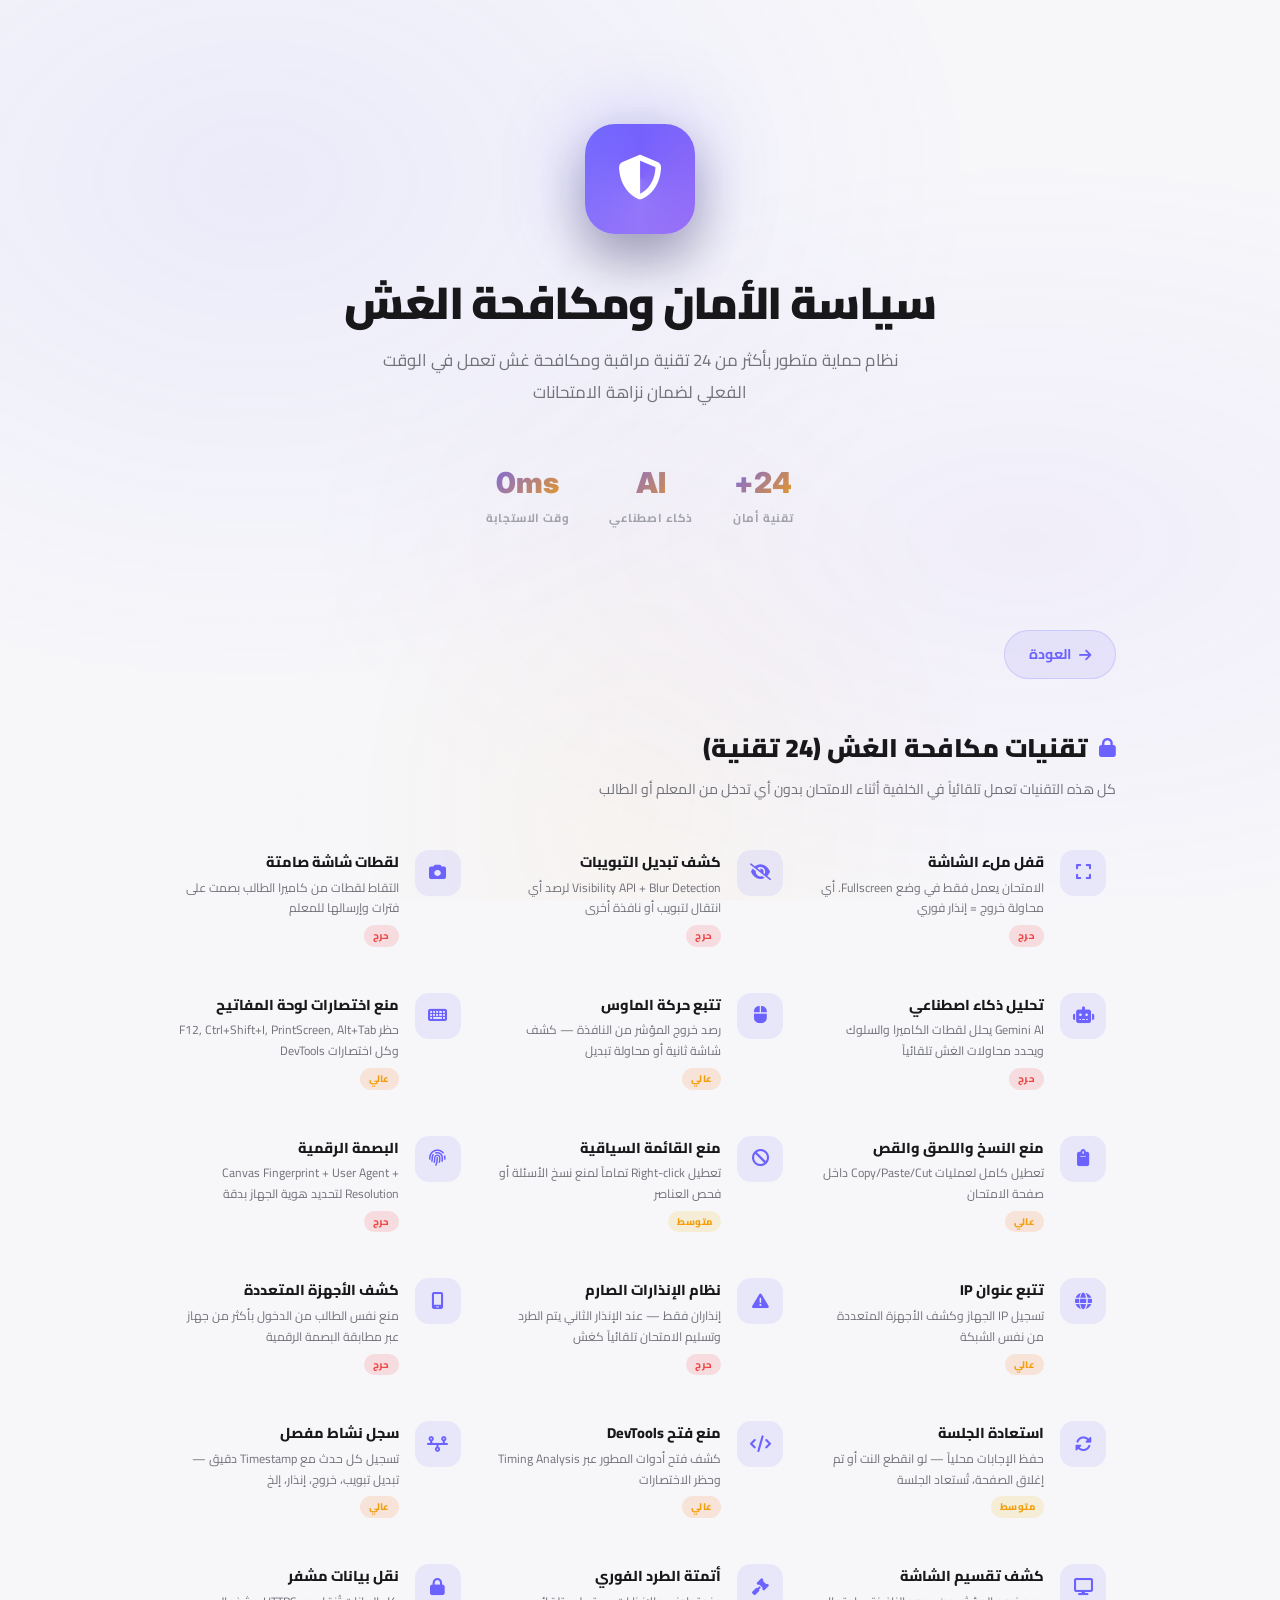
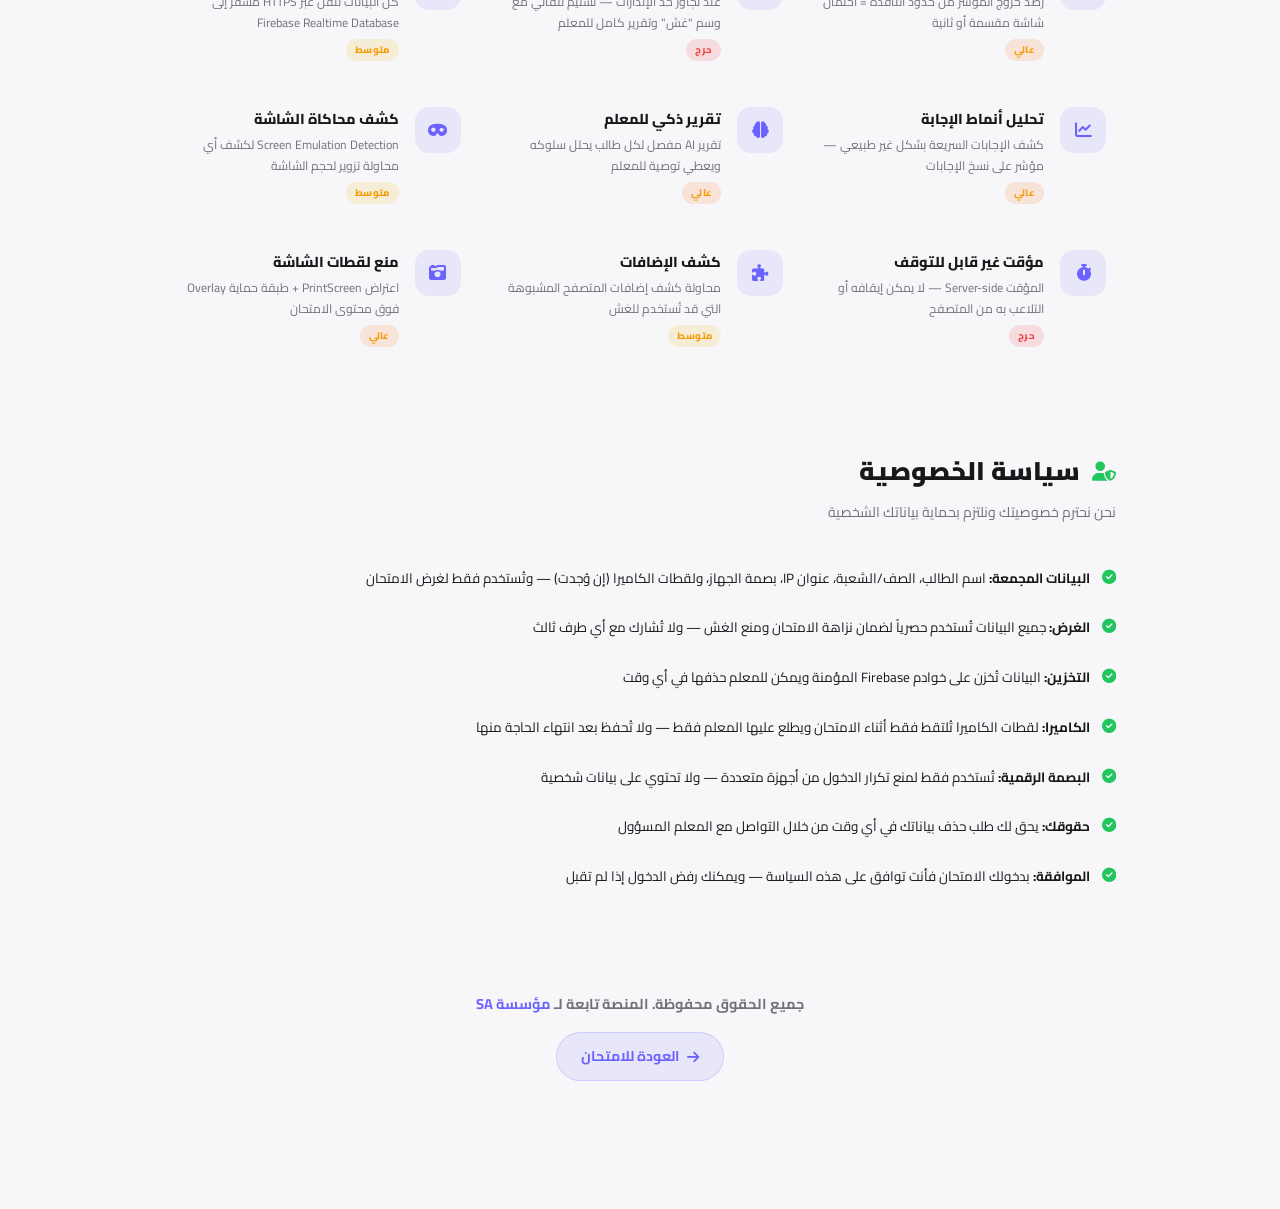
<file: policy.html>
<!DOCTYPE html>
<html lang="ar" dir="rtl">
<head>
    <meta charset="UTF-8">
    <meta name="viewport" content="width=device-width, initial-scale=1.0, viewport-fit=cover">
    <title>سياسة الأمان والخصوصية — نظام الامتحانات الآمن</title>
    <meta name="description" content="سياسة أمان متقدمة ومكافحة غش بأكثر من 24 تقنية في نظام الامتحانات الآمن">
    <link rel="icon" type="image/svg+xml" href="data:image/svg+xml,%3Csvg xmlns='http://www.w3.org/2000/svg' viewBox='0 0 64 64'%3E%3Cpath d='M32 10L6 22l26 12 26-12L32 10z' fill='%235d5fef'/%3E%3Cpath d='M14 26.5V44c0 4 8 10 18 10s18-6 18-10V26.5' fill='%238b5cf6'/%3E%3Cpath d='M32 22v14' stroke='%23f59e0b' stroke-width='3' stroke-linecap='round'/%3E%3Ccircle cx='32' cy='22' r='3' fill='%23f59e0b'/%3E%3Cpath d='M30 36h4l-1 8h-2l-1 8z' fill='%23f59e0b'/%3E%3C/svg%3E">
    <link rel="stylesheet" href="https://cdnjs.cloudflare.com/ajax/libs/font-awesome/6.5.1/css/all.min.css">
    <link href="https://fonts.googleapis.com/css2?family=Cairo:wght@300;400;500;600;700;800;900&family=Inter:wght@300;400;500;600;700&display=swap" rel="stylesheet">
    <style>
        * { margin: 0; padding: 0; box-sizing: border-box; }
        :root {
            --_SA_bg: #f7f7fa;
            --_SH_accent: #6c63ff;
            --_SA_accent2: #8b5cf6;
            --_SH_green: #22c55e;
            --_SA_red: #ef4444;
            --_SH_orange: #f59e0b;
            --_SA_gold: #f59e0b;
            --_SH_surface: transparent;
            --_SA_border: transparent;
            --_SH_text: #18181b;
            --_SA_text2: #71717a;
            --_SH_text3: #a1a1aa;
            --_SA_font: 'Cairo', sans-serif;
            --_SH_fontEn: 'Inter', sans-serif;
            --_SA_spring: cubic-bezier(0.34, 1.56, 0.64, 1);
            --_SH_ease: cubic-bezier(0.25, 1, 0.5, 1);
        }
        html { scroll-behavior: smooth; }
        body {
            font-family: var(--_SA_font);
            background: var(--_SA_bg);
            color: var(--_SH_text);
            direction: rtl;
            min-height: 100vh;
            line-height: 1.65;
            overflow-x: hidden;
        }
        ::-webkit-scrollbar { width: 4px; }
        ::-webkit-scrollbar-track { background: transparent; }
        ::-webkit-scrollbar-thumb { background: rgba(108,99,255,0.3); border-radius: 99px; }

        .sa-particles {
            position: fixed; inset: 0; z-index: 0; pointer-events: none;
            background:
                radial-gradient(ellipse at 20% 20%, rgba(108,99,255,0.08) 0%, transparent 50%),
                radial-gradient(ellipse at 80% 60%, rgba(139,92,246,0.06) 0%, transparent 50%),
                radial-gradient(ellipse at 50% 90%, rgba(245,158,11,0.04) 0%, transparent 40%);
        }

        .sa-particle {
            position: absolute; border-radius: 50%; pointer-events: none;
            background: var(--_SH_accent); opacity: 0;
            animation: saFloat linear infinite;
        }
        @keyframes saFloat {
            0% { opacity: 0; transform: translateY(100vh) scale(0); }
            10% { opacity: 0.6; }
            90% { opacity: 0.4; }
            100% { opacity: 0; transform: translateY(-10vh) scale(1); }
        }

        .sa-hero {
            position: relative; z-index: 1;
            min-height: 70vh; display: flex; align-items: center; justify-content: center;
            text-align: center; padding: 5rem 1.5rem 3rem;
        }
        .sa-hero-inner { position: relative; z-index: 2; max-width: 680px; }

        .sa-shield {
            width: 110px; height: 110px; border-radius: 30px; margin: 0 auto 2.5rem;
            background: linear-gradient(135deg, var(--_SH_accent), var(--_SA_accent2));
            display: flex; align-items: center; justify-content: center;
            font-size: 2.8rem; color: #fff;
            box-shadow: 0 0 80px rgba(108,99,255,0.35), 0 25px 50px rgba(0,0,0,0.3);
            animation: saShieldFloat 5s ease-in-out infinite;
            position: relative; overflow: hidden;
        }
        .sa-shield::before {
            content: ''; position: absolute; inset: -50%;
            background: conic-gradient(transparent, rgba(255,255,255,0.15), transparent);
            animation: saShieldSpin 4s linear infinite;
        }
        @keyframes saShieldFloat {
            0%,100% { transform: translateY(0) rotate(0deg); }
            25% { transform: translateY(-10px) rotate(1deg); }
            50% { transform: translateY(-16px) rotate(-1deg); }
            75% { transform: translateY(-6px) rotate(0.5deg); }
        }
        @keyframes saShieldSpin { to { transform: rotate(360deg); } }

        .sa-hero h1 {
            font-size: 2.8rem; font-weight: 900; margin-bottom: 0.8rem;
            color: var(--_SH_text);
            letter-spacing: -0.03em; line-height: 1.3;
        }
        .sa-hero p { font-size: 1.05rem; color: var(--_SA_text2); line-height: 1.9; max-width: 560px; margin: 0 auto; }

        .sa-stats {
            display: flex; gap: 1.25rem; justify-content: center; margin-top: 2.5rem; flex-wrap: wrap;
        }
        .sa-stat {
            background: transparent; border: none;
            border-radius: 0; padding: 10px; text-align: center;
            transition: all 0.4s var(--_SH_ease);
            animation: saReveal 0.6s var(--_SH_ease) both;
        }
        .sa-stat:nth-child(1) { animation-delay: 0.1s; }
        .sa-stat:nth-child(2) { animation-delay: 0.2s; }
        .sa-stat:nth-child(3) { animation-delay: 0.3s; }
        .sa-stat:hover { transform: translateY(-4px); }
        .sa-stat-val {
            font-size: 1.8rem; font-weight: 900; font-family: var(--_SH_fontEn);
            background: linear-gradient(135deg, var(--_SH_accent), var(--_SA_gold));
            -webkit-background-clip: text; background-clip: text; -webkit-text-fill-color: transparent;
        }
        .sa-stat-lab { font-size: 0.72rem; color: var(--_SH_text3); font-weight: 700; margin-top: 3px; letter-spacing: 0.05em; }

        @keyframes saReveal {
            from { opacity: 0; transform: translateY(30px); }
            to { opacity: 1; transform: translateY(0); }
        }

        .sa-content { position: relative; z-index: 1; max-width: 1000px; margin: 0 auto; padding: 0 1.5rem 5rem; }

        .sa-back {
            display: inline-flex; align-items: center; gap: 8px;
            color: var(--_SH_accent); font-weight: 700; font-size: 0.88rem;
            padding: 12px 24px; border-radius: 99px;
            background: rgba(108,99,255,0.1); border: 1px solid rgba(108,99,255,0.2);
            transition: all 0.3s var(--_SH_ease); text-decoration: none; margin-bottom: 3rem;
        }
        .sa-back:hover { background: var(--_SH_accent); color: #fff; transform: translateY(-2px); box-shadow: 0 8px 24px rgba(108,99,255,0.3); }

        .sa-section-title {
            font-size: 1.6rem; font-weight: 900; margin-bottom: 0.5rem;
            display: flex; align-items: center; gap: 12px; color: var(--_SH_text);
        }
        .sa-section-title i { color: var(--_SH_accent); font-size: 1.2rem; }
        .sa-section-desc { font-size: 0.88rem; color: var(--_SA_text2); margin-bottom: 2rem; line-height: 1.8; }

        .sa-tech-flow {
            display: grid; grid-template-columns: repeat(auto-fill, minmax(300px, 1fr));
            gap: 1rem; margin-bottom: 4rem;
        }

        .sa-tech {
            position: relative; padding: 15px 10px;
            background: transparent; border: none;
            border-radius: 0; display: flex; align-items: flex-start; gap: 16px;
            transition: all 0.4s var(--_SH_ease); overflow: hidden;
            animation: saReveal 0.5s var(--_SH_ease) both;
        }
        .sa-tech:hover {
            transform: translateX(-5px);
        }

        .sa-tech-icon {
            width: 46px; height: 46px; border-radius: 14px; flex-shrink: 0;
            background: rgba(108,99,255,0.1); color: var(--_SH_accent);
            display: flex; align-items: center; justify-content: center;
            font-size: 1.05rem;
            transition: all 0.3s;
        }
        .sa-tech:hover .sa-tech-icon { background: var(--_SH_accent); color: #fff; transform: scale(1.05) rotate(-3deg); }

        .sa-tech h3 { font-size: 0.9rem; font-weight: 800; margin-bottom: 4px; color: var(--_SH_text); }
        .sa-tech p { font-size: 0.76rem; color: var(--_SA_text2); line-height: 1.7; }

        .sa-severity {
            font-size: 0.6rem; font-weight: 800; padding: 3px 9px;
            border-radius: 99px; display: inline-block; margin-top: 6px;
            letter-spacing: 0.04em;
        }
        .sa-sev-critical { background: rgba(239,68,68,0.15); color: var(--_SA_red); }
        .sa-sev-high { background: rgba(249,115,22,0.15); color: var(--_SH_orange); }
        .sa-sev-medium { background: rgba(234,179,8,0.15); color: var(--_SA_gold); }

        .sa-privacy-section {
            position: relative; padding: 1.5rem 0; margin-bottom: 3rem;
            border-radius: 0; overflow: hidden;
            background: transparent;
            border: none;
            animation: saReveal 0.6s var(--_SH_ease) both;
        }
        .sa-privacy-section .sa-section-title i { color: var(--_SH_green); }

        .sa-privacy-list { display: flex; flex-direction: column; gap: 0.6rem; position: relative; z-index: 1; }

        .sa-privacy-item {
            display: flex; align-items: flex-start; gap: 12px;
            padding: 8px 0; background: transparent;
            border-radius: 0; font-size: 0.84rem; line-height: 1.8;
            border: none;
            transition: all 0.3s var(--_SH_ease);
            animation: saReveal 0.4s var(--_SH_ease) both;
        }
        .sa-privacy-item:hover {
            transform: translateX(-4px);
        }
        .sa-privacy-item i { color: var(--_SH_green); margin-top: 4px; flex-shrink: 0; font-size: 0.9rem; }

        .sa-footer-back {
            text-align: center; padding-top: 1.5rem;
        }

        @media (max-width: 640px) {
            .sa-hero h1 { font-size: 1.7rem; }
            .sa-hero { min-height: 50vh; padding: 3rem 1rem 2rem; }
            .sa-tech-flow { grid-template-columns: 1fr; }
            .sa-stats { gap: 0.6rem; }
            .sa-stat { padding: 12px 18px; }
            .sa-section-title { font-size: 1.2rem; }
            .sa-privacy-section { padding: 1.5rem; }
        }
    </style>
</head>
<body>

    <div class="sa-particles" id="sa-particles"></div>

    <section class="sa-hero">
        <div class="sa-hero-inner">
            <div class="sa-shield">
                <i class="fa-solid fa-shield-halved" style="position:relative;z-index:1;"></i>
            </div>
            <h1>سياسة الأمان ومكافحة الغش</h1>
            <p>نظام حماية متطور بأكثر من 24 تقنية مراقبة ومكافحة غش تعمل في الوقت الفعلي لضمان نزاهة الامتحانات</p>
            <div class="sa-stats">
                <div class="sa-stat">
                    <div class="sa-stat-val">24+</div>
                    <div class="sa-stat-lab">تقنية أمان</div>
                </div>
                <div class="sa-stat">
                    <div class="sa-stat-val">AI</div>
                    <div class="sa-stat-lab">ذكاء اصطناعي</div>
                </div>
                <div class="sa-stat">
                    <div class="sa-stat-val">0ms</div>
                    <div class="sa-stat-lab">وقت الاستجابة</div>
                </div>
            </div>
        </div>
    </section>

    <div class="sa-content">

        <a href="javascript:history.back()" class="sa-back">
            <i class="fa-solid fa-arrow-right"></i> العودة
        </a>

        <h2 class="sa-section-title"><i class="fa-solid fa-lock"></i> تقنيات مكافحة الغش (24 تقنية)</h2>
        <p class="sa-section-desc">كل هذه التقنيات تعمل تلقائياً في الخلفية أثناء الامتحان بدون أي تدخل من المعلم أو الطالب</p>

        <div class="sa-tech-flow">
            <div class="sa-tech" style="animation-delay:0.05s">
                <div class="sa-tech-icon"><i class="fa-solid fa-expand"></i></div>
                <div>
                    <h3>قفل ملء الشاشة</h3>
                    <p>الامتحان يعمل فقط في وضع Fullscreen. أي محاولة خروج = إنذار فوري</p>
                    <span class="sa-severity sa-sev-critical">حرج</span>
                </div>
            </div>
            <div class="sa-tech" style="animation-delay:0.1s">
                <div class="sa-tech-icon"><i class="fa-solid fa-eye-slash"></i></div>
                <div>
                    <h3>كشف تبديل التبويبات</h3>
                    <p>Visibility API + Blur Detection لرصد أي انتقال لتبويب أو نافذة أخرى</p>
                    <span class="sa-severity sa-sev-critical">حرج</span>
                </div>
            </div>
            <div class="sa-tech" style="animation-delay:0.15s">
                <div class="sa-tech-icon"><i class="fa-solid fa-camera"></i></div>
                <div>
                    <h3>لقطات شاشة صامتة</h3>
                    <p>التقاط لقطات من كاميرا الطالب بصمت على فترات وإرسالها للمعلم</p>
                    <span class="sa-severity sa-sev-critical">حرج</span>
                </div>
            </div>
            <div class="sa-tech" style="animation-delay:0.2s">
                <div class="sa-tech-icon"><i class="fa-solid fa-robot"></i></div>
                <div>
                    <h3>تحليل ذكاء اصطناعي</h3>
                    <p>Gemini AI يحلل لقطات الكاميرا والسلوك ويحدد محاولات الغش تلقائياً</p>
                    <span class="sa-severity sa-sev-critical">حرج</span>
                </div>
            </div>
            <div class="sa-tech" style="animation-delay:0.25s">
                <div class="sa-tech-icon"><i class="fa-solid fa-computer-mouse"></i></div>
                <div>
                    <h3>تتبع حركة الماوس</h3>
                    <p>رصد خروج المؤشر من النافذة — كشف شاشة ثانية أو محاولة تبديل</p>
                    <span class="sa-severity sa-sev-high">عالي</span>
                </div>
            </div>
            <div class="sa-tech" style="animation-delay:0.3s">
                <div class="sa-tech-icon"><i class="fa-solid fa-keyboard"></i></div>
                <div>
                    <h3>منع اختصارات لوحة المفاتيح</h3>
                    <p>حظر F12, Ctrl+Shift+I, PrintScreen, Alt+Tab وكل اختصارات DevTools</p>
                    <span class="sa-severity sa-sev-high">عالي</span>
                </div>
            </div>
            <div class="sa-tech" style="animation-delay:0.35s">
                <div class="sa-tech-icon"><i class="fa-solid fa-clipboard"></i></div>
                <div>
                    <h3>منع النسخ واللصق والقص</h3>
                    <p>تعطيل كامل لعمليات Copy/Paste/Cut داخل صفحة الامتحان</p>
                    <span class="sa-severity sa-sev-high">عالي</span>
                </div>
            </div>
            <div class="sa-tech" style="animation-delay:0.4s">
                <div class="sa-tech-icon"><i class="fa-solid fa-ban"></i></div>
                <div>
                    <h3>منع القائمة السياقية</h3>
                    <p>تعطيل Right-click تماماً لمنع نسخ الأسئلة أو فحص العناصر</p>
                    <span class="sa-severity sa-sev-medium">متوسط</span>
                </div>
            </div>
            <div class="sa-tech" style="animation-delay:0.45s">
                <div class="sa-tech-icon"><i class="fa-solid fa-fingerprint"></i></div>
                <div>
                    <h3>البصمة الرقمية</h3>
                    <p>Canvas Fingerprint + User Agent + Resolution لتحديد هوية الجهاز بدقة</p>
                    <span class="sa-severity sa-sev-critical">حرج</span>
                </div>
            </div>
            <div class="sa-tech" style="animation-delay:0.5s">
                <div class="sa-tech-icon"><i class="fa-solid fa-globe"></i></div>
                <div>
                    <h3>تتبع عنوان IP</h3>
                    <p>تسجيل IP الجهاز وكشف الأجهزة المتعددة من نفس الشبكة</p>
                    <span class="sa-severity sa-sev-high">عالي</span>
                </div>
            </div>
            <div class="sa-tech" style="animation-delay:0.55s">
                <div class="sa-tech-icon"><i class="fa-solid fa-triangle-exclamation"></i></div>
                <div>
                    <h3>نظام الإنذارات الصارم</h3>
                    <p>إنذاران فقط — عند الإنذار الثاني يتم الطرد وتسليم الامتحان تلقائياً كغش</p>
                    <span class="sa-severity sa-sev-critical">حرج</span>
                </div>
            </div>
            <div class="sa-tech" style="animation-delay:0.6s">
                <div class="sa-tech-icon"><i class="fa-solid fa-mobile-screen"></i></div>
                <div>
                    <h3>كشف الأجهزة المتعددة</h3>
                    <p>منع نفس الطالب من الدخول بأكثر من جهاز عبر مطابقة البصمة الرقمية</p>
                    <span class="sa-severity sa-sev-critical">حرج</span>
                </div>
            </div>
            <div class="sa-tech" style="animation-delay:0.65s">
                <div class="sa-tech-icon"><i class="fa-solid fa-rotate"></i></div>
                <div>
                    <h3>استعادة الجلسة</h3>
                    <p>حفظ الإجابات محلياً — لو انقطع النت أو تم إغلاق الصفحة، تُستعاد الجلسة</p>
                    <span class="sa-severity sa-sev-medium">متوسط</span>
                </div>
            </div>
            <div class="sa-tech" style="animation-delay:0.7s">
                <div class="sa-tech-icon"><i class="fa-solid fa-code"></i></div>
                <div>
                    <h3>منع فتح DevTools</h3>
                    <p>كشف فتح أدوات المطور عبر Timing Analysis وحظر الاختصارات</p>
                    <span class="sa-severity sa-sev-high">عالي</span>
                </div>
            </div>
            <div class="sa-tech" style="animation-delay:0.75s">
                <div class="sa-tech-icon"><i class="fa-solid fa-timeline"></i></div>
                <div>
                    <h3>سجل نشاط مفصل</h3>
                    <p>تسجيل كل حدث مع Timestamp دقيق — تبديل تبويب، خروج، إنذار، إلخ</p>
                    <span class="sa-severity sa-sev-high">عالي</span>
                </div>
            </div>
            <div class="sa-tech" style="animation-delay:0.8s">
                <div class="sa-tech-icon"><i class="fa-solid fa-display"></i></div>
                <div>
                    <h3>كشف تقسيم الشاشة</h3>
                    <p>رصد خروج المؤشر من حدود النافذة = احتمال شاشة مقسمة أو ثانية</p>
                    <span class="sa-severity sa-sev-high">عالي</span>
                </div>
            </div>
            <div class="sa-tech" style="animation-delay:0.85s">
                <div class="sa-tech-icon"><i class="fa-solid fa-gavel"></i></div>
                <div>
                    <h3>أتمتة الطرد الفوري</h3>
                    <p>عند تجاوز حد الإنذارات — تسليم تلقائي مع وسم "غش" وتقرير كامل للمعلم</p>
                    <span class="sa-severity sa-sev-critical">حرج</span>
                </div>
            </div>
            <div class="sa-tech" style="animation-delay:0.9s">
                <div class="sa-tech-icon"><i class="fa-solid fa-lock"></i></div>
                <div>
                    <h3>نقل بيانات مشفر</h3>
                    <p>كل البيانات تُنقل عبر HTTPS مشفر إلى Firebase Realtime Database</p>
                    <span class="sa-severity sa-sev-medium">متوسط</span>
                </div>
            </div>
            <div class="sa-tech" style="animation-delay:0.95s">
                <div class="sa-tech-icon"><i class="fa-solid fa-chart-line"></i></div>
                <div>
                    <h3>تحليل أنماط الإجابة</h3>
                    <p>كشف الإجابات السريعة بشكل غير طبيعي — مؤشر على نسخ الإجابات</p>
                    <span class="sa-severity sa-sev-high">عالي</span>
                </div>
            </div>
            <div class="sa-tech" style="animation-delay:1s">
                <div class="sa-tech-icon"><i class="fa-solid fa-brain"></i></div>
                <div>
                    <h3>تقرير ذكي للمعلم</h3>
                    <p>تقرير AI مفصل لكل طالب يحلل سلوكه ويعطي توصية للمعلم</p>
                    <span class="sa-severity sa-sev-high">عالي</span>
                </div>
            </div>
            <div class="sa-tech" style="animation-delay:1.05s">
                <div class="sa-tech-icon"><i class="fa-solid fa-mask"></i></div>
                <div>
                    <h3>كشف محاكاة الشاشة</h3>
                    <p>Screen Emulation Detection لكشف أي محاولة تزوير لحجم الشاشة</p>
                    <span class="sa-severity sa-sev-medium">متوسط</span>
                </div>
            </div>
            <div class="sa-tech" style="animation-delay:1.1s">
                <div class="sa-tech-icon"><i class="fa-solid fa-stopwatch"></i></div>
                <div>
                    <h3>مؤقت غير قابل للتوقف</h3>
                    <p>المؤقت Server-side — لا يمكن إيقافه أو التلاعب به من المتصفح</p>
                    <span class="sa-severity sa-sev-critical">حرج</span>
                </div>
            </div>
            <div class="sa-tech" style="animation-delay:1.15s">
                <div class="sa-tech-icon"><i class="fa-solid fa-puzzle-piece"></i></div>
                <div>
                    <h3>كشف الإضافات</h3>
                    <p>محاولة كشف إضافات المتصفح المشبوهة التي قد تُستخدم للغش</p>
                    <span class="sa-severity sa-sev-medium">متوسط</span>
                </div>
            </div>
            <div class="sa-tech" style="animation-delay:1.2s">
                <div class="sa-tech-icon"><i class="fa-solid fa-camera-retro"></i></div>
                <div>
                    <h3>منع لقطات الشاشة</h3>
                    <p>اعتراض PrintScreen + طبقة حماية Overlay فوق محتوى الامتحان</p>
                    <span class="sa-severity sa-sev-high">عالي</span>
                </div>
            </div>
        </div>

        <div class="sa-privacy-section">
            <h2 class="sa-section-title"><i class="fa-solid fa-user-shield"></i> سياسة الخصوصية</h2>
            <p class="sa-section-desc">نحن نحترم خصوصيتك ونلتزم بحماية بياناتك الشخصية</p>

            <div class="sa-privacy-list">
                <div class="sa-privacy-item" style="animation-delay:0.1s">
                    <i class="fa-solid fa-check-circle"></i>
                    <span><strong>البيانات المجمعة:</strong> اسم الطالب، الصف/الشعبة، عنوان IP، بصمة الجهاز، ولقطات الكاميرا (إن وُجدت) — وتُستخدم فقط لغرض الامتحان</span>
                </div>
                <div class="sa-privacy-item" style="animation-delay:0.15s">
                    <i class="fa-solid fa-check-circle"></i>
                    <span><strong>الغرض:</strong> جميع البيانات تُستخدم حصرياً لضمان نزاهة الامتحان ومنع الغش — ولا تُشارك مع أي طرف ثالث</span>
                </div>
                <div class="sa-privacy-item" style="animation-delay:0.2s">
                    <i class="fa-solid fa-check-circle"></i>
                    <span><strong>التخزين:</strong> البيانات تُخزن على خوادم Firebase المؤمنة ويمكن للمعلم حذفها في أي وقت</span>
                </div>
                <div class="sa-privacy-item" style="animation-delay:0.25s">
                    <i class="fa-solid fa-check-circle"></i>
                    <span><strong>الكاميرا:</strong> لقطات الكاميرا تُلتقط فقط أثناء الامتحان ويطلع عليها المعلم فقط — ولا تُحفظ بعد انتهاء الحاجة منها</span>
                </div>
                <div class="sa-privacy-item" style="animation-delay:0.3s">
                    <i class="fa-solid fa-check-circle"></i>
                    <span><strong>البصمة الرقمية:</strong> تُستخدم فقط لمنع تكرار الدخول من أجهزة متعددة — ولا تحتوي على بيانات شخصية</span>
                </div>
                <div class="sa-privacy-item" style="animation-delay:0.35s">
                    <i class="fa-solid fa-check-circle"></i>
                    <span><strong>حقوقك:</strong> يحق لك طلب حذف بياناتك في أي وقت من خلال التواصل مع المعلم المسؤول</span>
                </div>
                <div class="sa-privacy-item" style="animation-delay:0.4s">
                    <i class="fa-solid fa-check-circle"></i>
                    <span><strong>الموافقة:</strong> بدخولك الامتحان فأنت توافق على هذه السياسة — ويمكنك رفض الدخول إذا لم تقبل</span>
                </div>
            </div>
        </div>

        <div class="sa-footer-back">
            <p style="margin-bottom: 1rem; color: var(--_SA_text2); font-weight: 700; font-size: 0.9rem;">جميع الحقوق محفوظة. المنصة تابعة لـ <strong style="color: var(--_SH_accent);">مؤسسة SA</strong></p>
            <a href="javascript:history.back()" class="sa-back">
                <i class="fa-solid fa-arrow-right"></i> العودة للامتحان
            </a>
        </div>

    </div>

    <script>
        var _SA_PolicyPageInit = 'SaifHeny-PolicyRender';
        var _SH_ParticleSystem = 'SA-ParticleEngine';
        (function() {
            var _SA_ParticleGen = 'SaifHeny-FloatingParticles';
            var container = document.getElementById('sa-particles');
            var colors = ['#6c63ff', '#8b5cf6', '#f59e0b', '#22c55e'];
            for (var i = 0; i < 25; i++) {
                var _SH_Particle = 'SA-P-' + i;
                var p = document.createElement('div');
                p.className = 'sa-particle';
                var size = 2 + Math.random() * 4;
                p.style.width = size + 'px';
                p.style.height = size + 'px';
                p.style.left = Math.random() * 100 + '%';
                p.style.background = colors[Math.floor(Math.random() * colors.length)];
                p.style.animationDuration = (8 + Math.random() * 12) + 's';
                p.style.animationDelay = (Math.random() * 8) + 's';
                container.appendChild(p);
            }
        })();

        var _SaifHeny_ScrollReveal = 'SA-IntersectionObserver';
        (function() {
            var _SA_RevealEngine = 'SaifHeny-ScrollAnim';
            var observer = new IntersectionObserver(function(entries) {
                entries.forEach(function(entry) {
                    if (entry.isIntersecting) {
                        entry.target.style.animationPlayState = 'running';
                        observer.unobserve(entry.target);
                    }
                });
            }, { threshold: 0.1 });

            document.querySelectorAll('.sa-tech, .sa-privacy-item, .sa-stat').forEach(function(el) {
                var _SH_ObserveEl = 'SA-Observe';
                el.style.animationPlayState = 'paused';
                observer.observe(el);
            });
        })();

        var _SA_PolicySignature = 'SA.X-Policy-Page-by-SaifHeny';
        var _SaifHeny_PolicyBuild = 'SH-POL-' + Date.now().toString(36);
    </script>

</body>
</html>
</file>
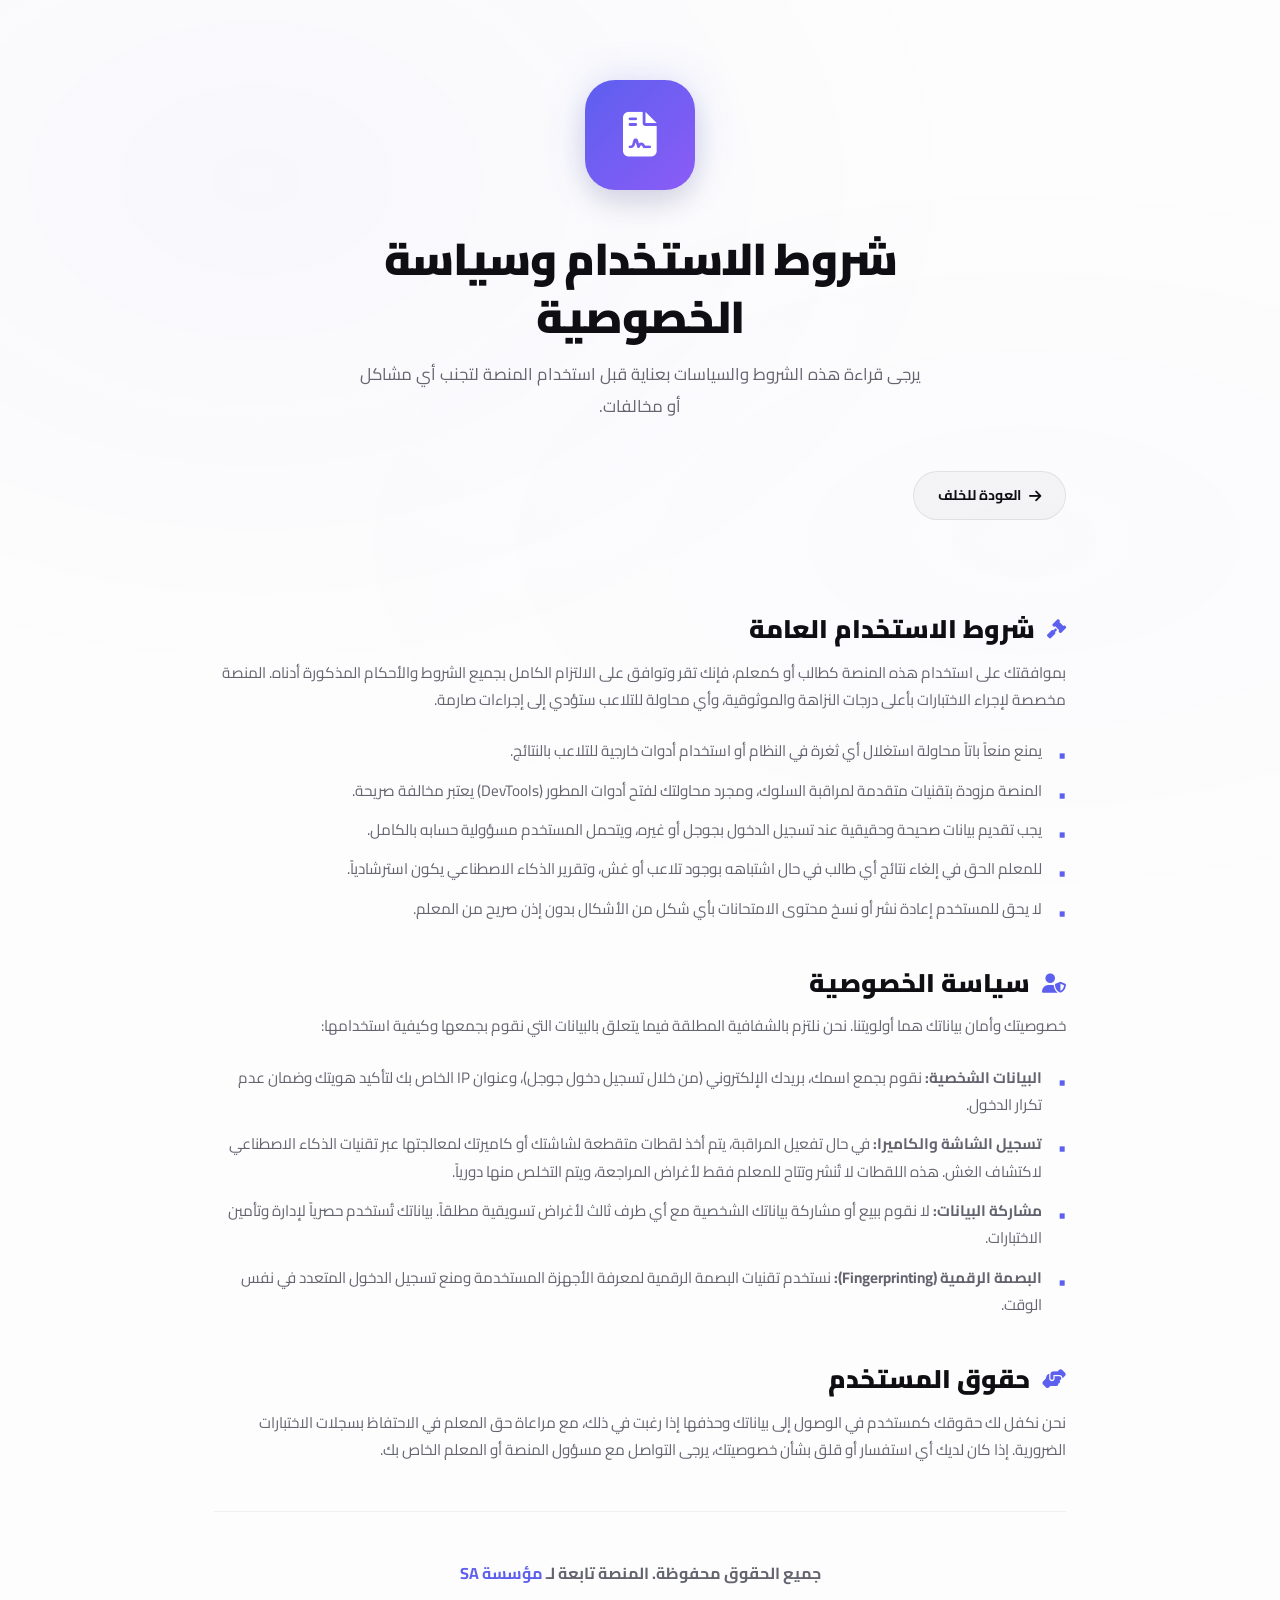
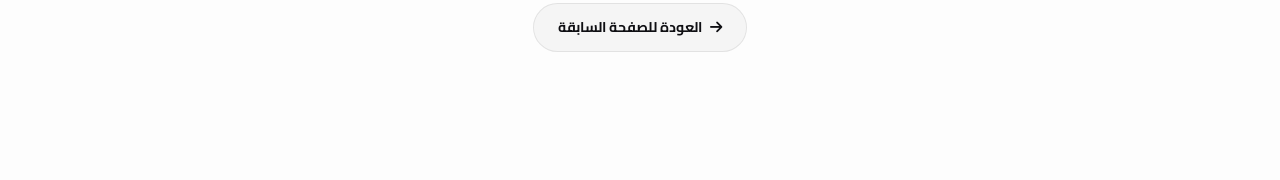
<file: terms.html>
<!DOCTYPE html>
<html lang="ar" dir="rtl">
<head>
    <meta charset="UTF-8">
    <meta name="viewport" content="width=device-width, initial-scale=1.0, viewport-fit=cover">
    <title>شروط الاستخدام وسياسة الخصوصية — نظام الامتحانات الآمن</title>
    <meta name="description" content="شروط الاستخدام وسياسة الخصوصية الخاصة بنظام الامتحانات الآمن">
    <link rel="icon" type="image/svg+xml" href="data:image/svg+xml,%3Csvg xmlns='http://www.w3.org/2000/svg' viewBox='0 0 64 64'%3E%3Cpath d='M32 10L6 22l26 12 26-12L32 10z' fill='%235d5fef'/%3E%3Cpath d='M14 26.5V44c0 4 8 10 18 10s18-6 18-10V26.5' fill='%238b5cf6'/%3E%3Cpath d='M32 22v14' stroke='%23f59e0b' stroke-width='3' stroke-linecap='round'/%3E%3Ccircle cx='32' cy='22' r='3' fill='%23f59e0b'/%3E%3Cpath d='M30 36h4l-1 8h-2l-1 8z' fill='%23f59e0b'/%3E%3C/svg%3E">
    <link rel="stylesheet" href="https://cdnjs.cloudflare.com/ajax/libs/font-awesome/6.5.1/css/all.min.css">
    <link href="https://fonts.googleapis.com/css2?family=Cairo:wght@300;400;500;600;700;800;900&family=Inter:wght@300;400;500;600;700&display=swap" rel="stylesheet">
    <style>
        * { margin: 0; padding: 0; box-sizing: border-box; }
        :root {
            --_SA_bg: #fdfdfd;
            --_SH_accent: #5d5fef;
            --_SA_accent2: #8b5cf6;
            --_SH_green: #22c55e;
            --_SA_red: #ef4444;
            --_SH_orange: #f59e0b;
            --_SA_gold: #f59e0b;
            --_SH_surface: transparent;
            --_SA_border: transparent;
            --_SH_text: #0f0f13;
            --_SA_text2: #646470;
            --_SH_text3: #9ea3b0;
            --_SA_font: 'Cairo', sans-serif;
            --_SH_fontEn: 'Inter', sans-serif;
            --_SA_spring: cubic-bezier(0.34, 1.56, 0.64, 1);
            --_SH_ease: cubic-bezier(0.25, 1, 0.5, 1);
        }
        html { scroll-behavior: smooth; }
        body {
            font-family: var(--_SA_font);
            background: var(--_SA_bg);
            color: var(--_SH_text);
            direction: rtl;
            min-height: 100vh;
            line-height: 1.65;
            overflow-x: hidden;
        }
        ::-webkit-scrollbar { width: 4px; }
        ::-webkit-scrollbar-track { background: transparent; }
        ::-webkit-scrollbar-thumb { background: rgba(93,95,239,0.3); border-radius: 99px; }

        .sa-particles {
            position: fixed; inset: 0; z-index: 0; pointer-events: none;
            background:
                radial-gradient(ellipse at 20% 20%, rgba(93,95,239,0.03) 0%, transparent 50%),
                radial-gradient(ellipse at 80% 60%, rgba(139,92,246,0.02) 0%, transparent 50%);
        }

        .sa-hero {
            position: relative; z-index: 1;
            min-height: 50vh; display: flex; align-items: center; justify-content: center;
            text-align: center; padding: 5rem 1.5rem 3rem;
        }
        .sa-hero-inner { position: relative; z-index: 2; max-width: 680px; }

        .sa-shield {
            width: 110px; height: 110px; border-radius: 30px; margin: 0 auto 2.5rem;
            background: linear-gradient(135deg, var(--_SH_accent), var(--_SA_accent2));
            display: flex; align-items: center; justify-content: center;
            font-size: 2.8rem; color: #fff;
            box-shadow: 0 0 40px rgba(93,95,239,0.2), 0 15px 30px rgba(0,0,0,0.1);
            position: relative; overflow: hidden;
        }

        .sa-hero h1 {
            font-size: 2.8rem; font-weight: 900; margin-bottom: 0.8rem;
            color: var(--_SH_text);
            letter-spacing: -0.03em; line-height: 1.3;
        }
        .sa-hero p { font-size: 1.05rem; color: var(--_SA_text2); line-height: 1.9; max-width: 560px; margin: 0 auto; }

        .sa-content { position: relative; z-index: 1; max-width: 900px; margin: 0 auto; padding: 0 1.5rem 5rem; }

        .sa-back {
            display: inline-flex; align-items: center; gap: 8px;
            color: var(--_SH_text); font-weight: 700; font-size: 0.88rem;
            padding: 12px 24px; border-radius: 99px;
            background: rgba(0,0,0,0.03); border: 1px solid rgba(0,0,0,0.08);
            transition: all 0.3s var(--_SH_ease); text-decoration: none; margin-bottom: 3rem;
        }
        .sa-back:hover { background: var(--_SH_text); color: #fff; transform: translateY(-2px); box-shadow: 0 8px 24px rgba(0,0,0,0.1); }

        .sa-section-title {
            font-size: 1.6rem; font-weight: 900; margin-bottom: 0.5rem;
            display: flex; align-items: center; gap: 12px; color: var(--_SH_text);
            margin-top: 2.5rem;
        }
        .sa-section-title i { color: var(--_SH_accent); font-size: 1.2rem; }
        
        .sa-text-block {
            font-size: 0.95rem; color: var(--_SA_text2); line-height: 1.8;
            margin-bottom: 1.5rem;
        }

        .sa-list {
            list-style: none;
            margin-bottom: 2rem;
        }
        .sa-list li {
            position: relative;
            padding-right: 24px;
            margin-bottom: 12px;
            font-size: 0.95rem;
            color: var(--_SA_text2);
            line-height: 1.8;
        }
        .sa-list li::before {
            content: '•';
            position: absolute;
            right: 0;
            color: var(--_SH_accent);
            font-weight: bold;
            font-size: 1.2rem;
        }

        .sa-footer-back {
            text-align: center; padding-top: 3rem; margin-top: 3rem; border-top: 1px solid rgba(0,0,0,0.05);
        }

        @media (max-width: 640px) {
            .sa-hero h1 { font-size: 1.8rem; }
            .sa-hero { min-height: 40vh; padding: 3rem 1rem 2rem; }
            .sa-section-title { font-size: 1.3rem; }
            .sa-text-block, .sa-list li { font-size: 0.9rem; }
        }
    </style>
</head>
<body>

    <div class="sa-particles" id="sa-particles"></div>

    <section class="sa-hero">
        <div class="sa-hero-inner">
            <div class="sa-shield">
                <i class="fa-solid fa-file-contract" style="position:relative;z-index:1;"></i>
            </div>
            <h1>شروط الاستخدام وسياسة الخصوصية</h1>
            <p>يرجى قراءة هذه الشروط والسياسات بعناية قبل استخدام المنصة لتجنب أي مشاكل أو مخالفات.</p>
        </div>
    </section>

    <div class="sa-content">

        <a href="javascript:history.back()" class="sa-back">
            <i class="fa-solid fa-arrow-right"></i> العودة للخلف
        </a>

        <h2 class="sa-section-title"><i class="fa-solid fa-gavel"></i> شروط الاستخدام العامة</h2>
        <div class="sa-text-block">
            بموافقتك على استخدام هذه المنصة كطالب أو كمعلم، فإنك تقر وتوافق على الالتزام الكامل بجميع الشروط والأحكام المذكورة أدناه. المنصة مخصصة لإجراء الاختبارات بأعلى درجات النزاهة والموثوقية، وأي محاولة للتلاعب ستؤدي إلى إجراءات صارمة.
        </div>
        <ul class="sa-list">
            <li>يمنع منعاً باتاً محاولة استغلال أي ثغرة في النظام أو استخدام أدوات خارجية للتلاعب بالنتائج.</li>
            <li>المنصة مزودة بتقنيات متقدمة لمراقبة السلوك، ومجرد محاولتك لفتح أدوات المطور (DevTools) يعتبر مخالفة صريحة.</li>
            <li>يجب تقديم بيانات صحيحة وحقيقية عند تسجيل الدخول بجوجل أو غيره، ويتحمل المستخدم مسؤولية حسابه بالكامل.</li>
            <li>للمعلم الحق في إلغاء نتائج أي طالب في حال اشتباهه بوجود تلاعب أو غش، وتقرير الذكاء الاصطناعي يكون استرشادياً.</li>
            <li>لا يحق للمستخدم إعادة نشر أو نسخ محتوى الامتحانات بأي شكل من الأشكال بدون إذن صريح من المعلم.</li>
        </ul>

        <h2 class="sa-section-title"><i class="fa-solid fa-user-shield"></i> سياسة الخصوصية</h2>
        <div class="sa-text-block">
            خصوصيتك وأمان بياناتك هما أولويتنا. نحن نلتزم بالشفافية المطلقة فيما يتعلق بالبيانات التي نقوم بجمعها وكيفية استخدامها:
        </div>
        <ul class="sa-list">
            <li><strong>البيانات الشخصية:</strong> نقوم بجمع اسمك، بريدك الإلكتروني (من خلال تسجيل دخول جوجل)، وعنوان IP الخاص بك لتأكيد هويتك وضمان عدم تكرار الدخول.</li>
            <li><strong>تسجيل الشاشة والكاميرا:</strong> في حال تفعيل المراقبة، يتم أخذ لقطات متقطعة لشاشتك أو كاميرتك لمعالجتها عبر تقنيات الذكاء الاصطناعي لاكتشاف الغش. هذه اللقطات لا تُنشر وتتاح للمعلم فقط لأغراض المراجعة، ويتم التخلص منها دورياً.</li>
            <li><strong>مشاركة البيانات:</strong> لا نقوم ببيع أو مشاركة بياناتك الشخصية مع أي طرف ثالث لأغراض تسويقية مطلقاً. بياناتك تُستخدم حصرياً لإدارة وتأمين الاختبارات.</li>
            <li><strong>البصمة الرقمية (Fingerprinting):</strong> نستخدم تقنيات البصمة الرقمية لمعرفة الأجهزة المستخدمة ومنع تسجيل الدخول المتعدد في نفس الوقت.</li>
        </ul>

        <h2 class="sa-section-title"><i class="fa-solid fa-handshake-angle"></i> حقوق المستخدم</h2>
        <div class="sa-text-block">
            نحن نكفل لك حقوقك كمستخدم في الوصول إلى بياناتك وحذفها إذا رغبت في ذلك، مع مراعاة حق المعلم في الاحتفاظ بسجلات الاختبارات الضرورية. إذا كان لديك أي استفسار أو قلق بشأن خصوصيتك، يرجى التواصل مع مسؤول المنصة أو المعلم الخاص بك.
        </div>

        <div class="sa-footer-back">
            <p style="margin-bottom: 1rem; color: var(--_SA_text2); font-weight: 700;">جميع الحقوق محفوظة. المنصة تابعة لـ <strong style="color: var(--_SH_accent);">مؤسسة SA</strong></p>
            <a href="javascript:history.back()" class="sa-back">
                <i class="fa-solid fa-arrow-right"></i> العودة للصفحة السابقة
            </a>
        </div>

    </div>

</body>
</html>
</file>
